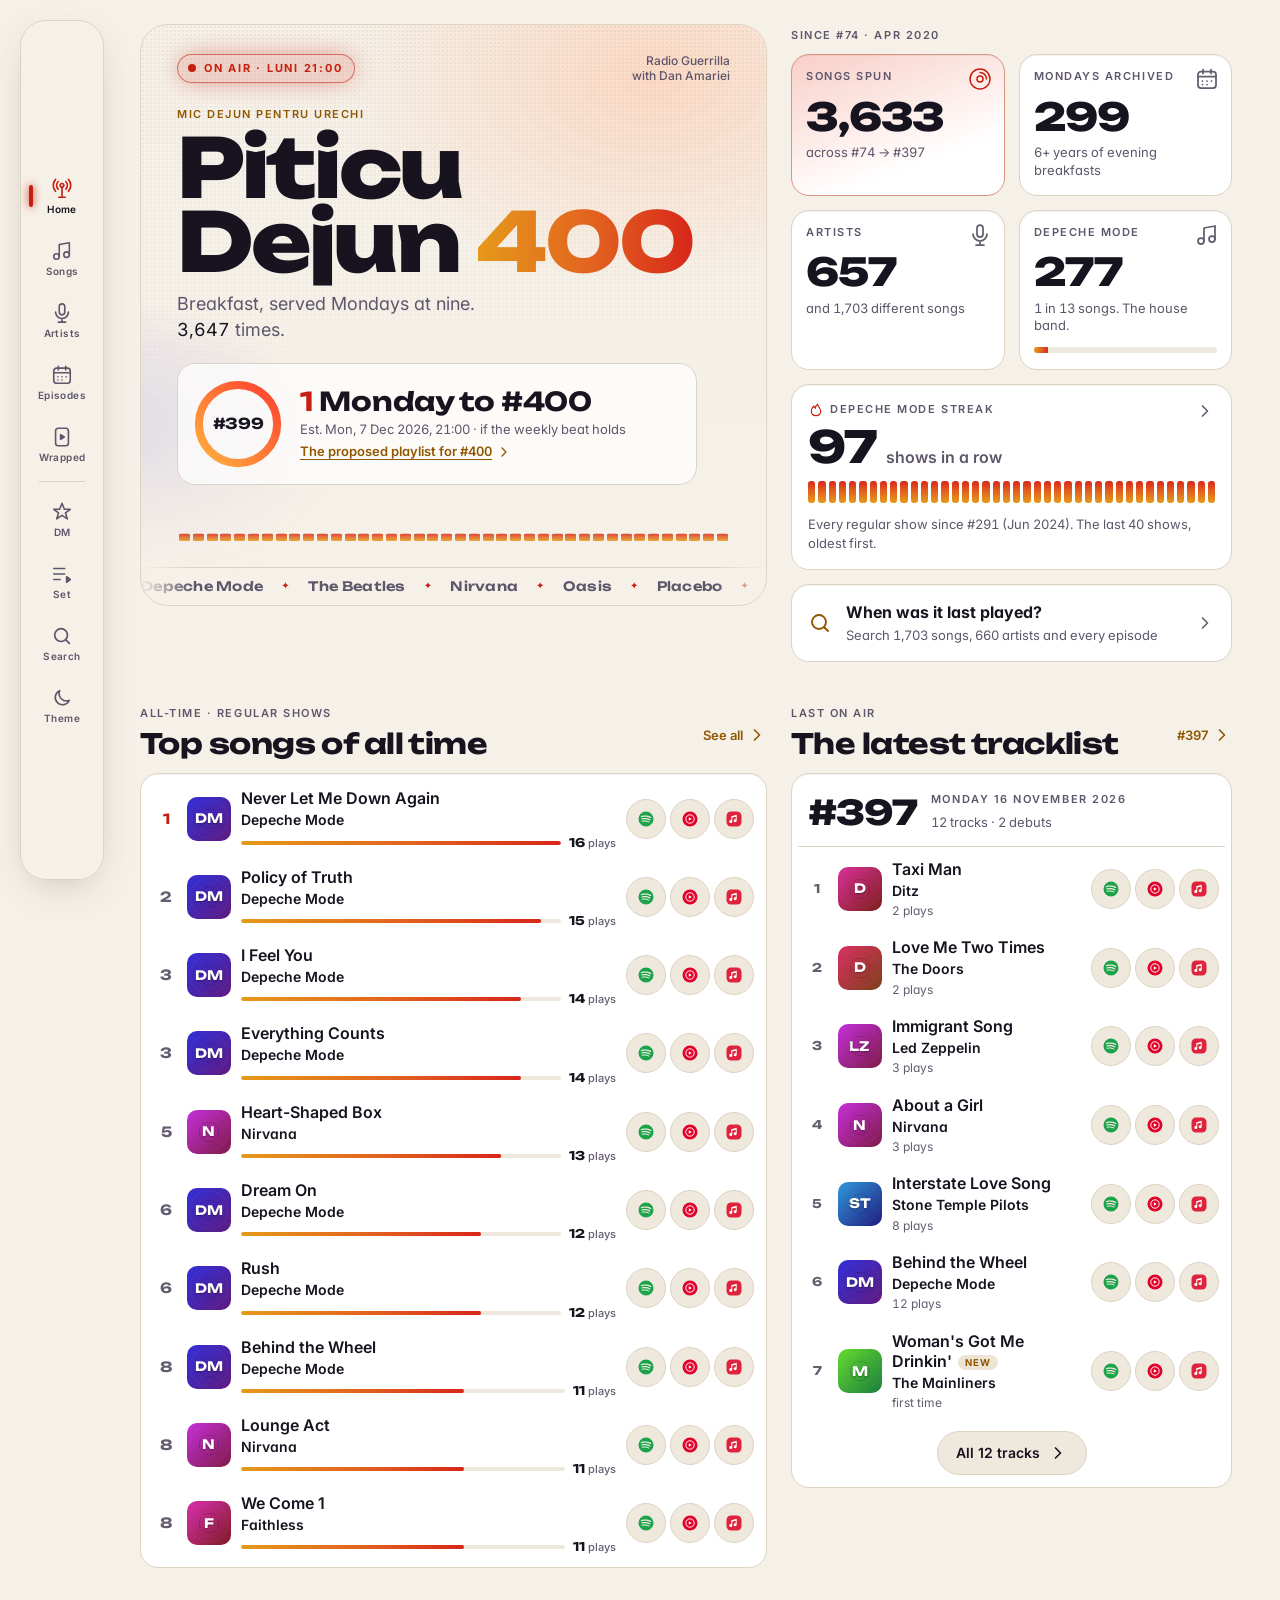
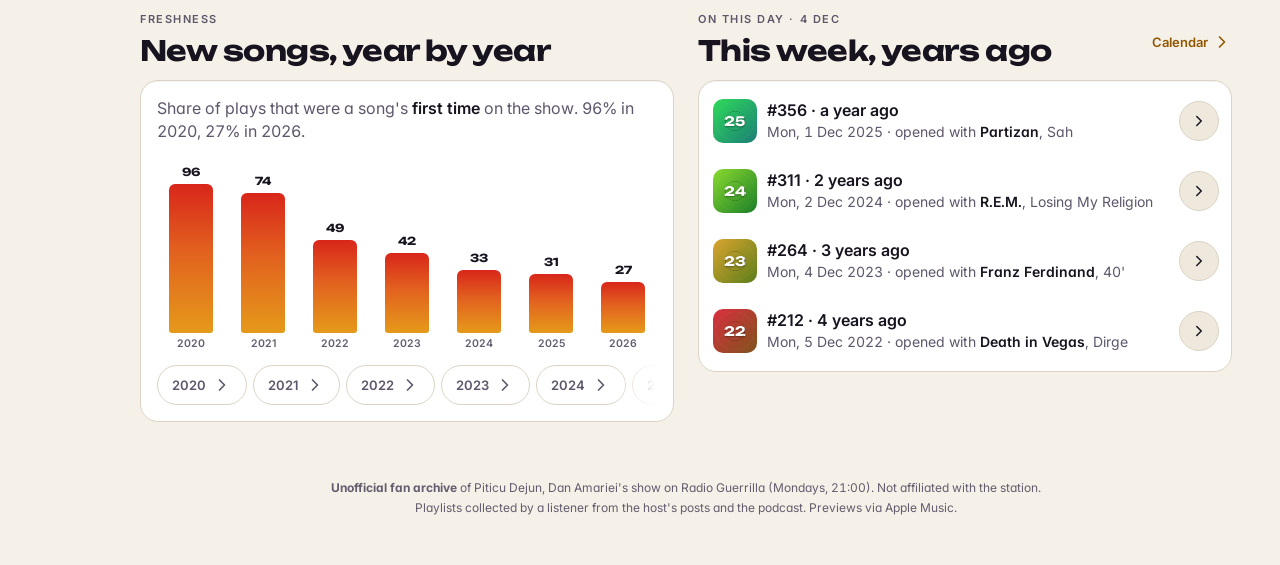
<file: index.html>
<!doctype html>
<html lang="en">
<head>
<meta charset="utf-8">
<meta name="viewport" content="width=device-width, initial-scale=1, viewport-fit=cover">
<title>Piticu Dejun 400</title>
<meta name="description" content="Unofficial fan archive of Piticu Dejun, Dan Amariei's Monday night show on Radio Guerrilla: every playlist since April 2020, top songs, artists, the Depeche Mode streak and the countdown to #400.">
<meta name="theme-color" content="#0C0A12" media="(prefers-color-scheme: dark)">
<meta name="theme-color" content="#F6F1E8" media="(prefers-color-scheme: light)">
<meta name="color-scheme" content="dark light">
<meta name="pd-data" content="data/shows.json?v=301-3647">
<meta name="pd-aliases" content="data/aliases.json?v=301-3647">
<meta property="og:title" content="Piticu Dejun 400">
<meta property="og:description" content="Breakfast, served Mondays at nine. Every playlist since 2020, in one fan archive.">
<meta property="og:image" content="icons/icon-512.png">
<link rel="manifest" href="manifest.webmanifest">
<link rel="icon" href="icons/icon.svg" type="image/svg+xml">
<link rel="icon" href="icons/icon-192.png" sizes="192x192" type="image/png">
<link rel="apple-touch-icon" href="icons/apple-touch-icon.png">
<meta name="mobile-web-app-capable" content="yes">
<meta name="apple-mobile-web-app-capable" content="yes">
<meta name="apple-mobile-web-app-status-bar-style" content="black-translucent">
<link rel="preconnect" href="https://fonts.googleapis.com">
<link rel="preconnect" href="https://fonts.gstatic.com" crossorigin>
<link href="https://fonts.googleapis.com/css2?family=Inter:wght@400;500;600;700&family=Unbounded:wght@500;700;800&display=swap" rel="stylesheet">
<link rel="preload" href="data/shows.json?v=301-3647" as="fetch" crossorigin>
<link rel="stylesheet" href="css/app.css">
<script>
  // Theme + presenter flags before first paint (no flash).
  (function () {
    var r = document.documentElement, t = null;
    try { t = localStorage.getItem('pd:theme'); } catch (e) {}
    if (t === 'light' || t === 'dark') r.dataset.theme = t;
    r.dataset.themeResolved = t || (matchMedia('(prefers-color-scheme: light)').matches ? 'light' : 'dark');
    if (/[?&]present\b/.test(location.search)) r.dataset.present = '';
  })();
</script>
<script type="module" src="js/app.js"></script>
</head>
<body>
<svg width="0" height="0" style="position:absolute" aria-hidden="true" focusable="false">
  <defs><linearGradient id="meterGrad" x1="0" y1="0" x2="1" y2="1"><stop offset="0" stop-color="#FFB23F"/><stop offset="1" stop-color="#FF3D2E"/></linearGradient></defs>
  <symbol id="i-sp" viewBox="0 0 24 24"><path fill="currentColor" d="M12 2a10 10 0 1 0 0 20 10 10 0 0 0 0-20Zm4.6 14.4a.62.62 0 0 1-.86.2c-2.35-1.43-5.3-1.76-8.79-.96a.62.62 0 1 1-.28-1.21c3.81-.87 7.08-.5 9.72 1.11.3.18.39.57.21.86Zm1.22-2.73a.78.78 0 0 1-1.07.26c-2.69-1.65-6.8-2.13-9.98-1.17a.78.78 0 1 1-.45-1.49c3.64-1.1 8.16-.57 11.24 1.33.37.22.48.7.26 1.07Zm.1-2.84C14.7 8.92 9.38 8.74 6.3 9.68a.94.94 0 1 1-.54-1.8c3.53-1.07 9.4-.86 13.1 1.34a.94.94 0 0 1-.95 1.61Z"/></symbol>
  <symbol id="i-yt" viewBox="0 0 24 24"><circle cx="12" cy="12" r="10" fill="currentColor"/><circle cx="12" cy="12" r="5.6" fill="none" stroke="#fff" stroke-width="1.3"/><path d="M10.4 9.6v4.8l4-2.4-4-2.4Z" fill="#fff"/></symbol>
  <symbol id="i-am" viewBox="0 0 24 24"><rect x="2" y="2" width="20" height="20" rx="6" fill="currentColor"/><path d="M15.6 6.4v7.9a2 2 0 1 1-1.3-1.9V8.9l-4.6 1v5.6a2 2 0 1 1-1.3-1.9V8.3l7.2-1.9Z" fill="#fff"/></symbol>
  <symbol id="i-home" viewBox="0 0 24 24" fill="none" stroke="currentColor" stroke-width="1.75" stroke-linecap="round" stroke-linejoin="round"><path d="M12 10v11M8.5 21h7"/><circle cx="12" cy="8" r="2"/><path d="M7.8 3.8a6 6 0 0 0 0 8.4M16.2 3.8a6 6 0 0 1 0 8.4M5 1.5a9.5 9.5 0 0 0 0 13M19 1.5a9.5 9.5 0 0 1 0 13"/></symbol>
  <symbol id="i-note" viewBox="0 0 24 24" fill="none" stroke="currentColor" stroke-width="1.75" stroke-linecap="round" stroke-linejoin="round"><path d="M9 18V5l11-2v13"/><circle cx="6" cy="18" r="3"/><circle cx="17" cy="16" r="3"/></symbol>
  <symbol id="i-mic" viewBox="0 0 24 24" fill="none" stroke="currentColor" stroke-width="1.75" stroke-linecap="round" stroke-linejoin="round"><rect x="9" y="2" width="6" height="12" rx="3"/><path d="M5 11a7 7 0 0 0 14 0M12 18v4M8 22h8"/></symbol>
  <symbol id="i-cal" viewBox="0 0 24 24" fill="none" stroke="currentColor" stroke-width="1.75" stroke-linecap="round" stroke-linejoin="round"><rect x="3" y="4.5" width="18" height="16.5" rx="3"/><path d="M3 9.5h18M8 2.5v4M16 2.5v4"/><path d="M7.5 14h.01M12 14h.01M16.5 14h.01M7.5 17.5h.01M12 17.5h.01"/></symbol>
  <symbol id="i-story" viewBox="0 0 24 24" fill="none" stroke="currentColor" stroke-width="1.75" stroke-linecap="round" stroke-linejoin="round"><rect x="5" y="2.5" width="14" height="19" rx="3"/><path d="M10.5 9.5v5l4-2.5-4-2.5Z" fill="currentColor"/></symbol>
  <symbol id="i-queue" viewBox="0 0 24 24" fill="none" stroke="currentColor" stroke-width="1.75" stroke-linecap="round" stroke-linejoin="round"><path d="M3 6h12M3 12h12M3 18h7"/><path d="M17 15v6l4-3-4-3Z" fill="currentColor"/></symbol>
  <symbol id="i-search" viewBox="0 0 24 24" fill="none" stroke="currentColor" stroke-width="1.9" stroke-linecap="round"><circle cx="11" cy="11" r="7"/><path d="m20 20-3.5-3.5"/></symbol>
  <symbol id="i-sun" viewBox="0 0 24 24" fill="none" stroke="currentColor" stroke-width="1.75" stroke-linecap="round"><circle cx="12" cy="12" r="4"/><path d="M12 2v2M12 20v2M4.9 4.9l1.4 1.4M17.7 17.7l1.4 1.4M2 12h2M20 12h2M4.9 19.1l1.4-1.4M17.7 6.3l1.4-1.4"/></symbol>
  <symbol id="i-moon" viewBox="0 0 24 24" fill="none" stroke="currentColor" stroke-width="1.75" stroke-linecap="round" stroke-linejoin="round"><path d="M20 14.5A8 8 0 0 1 9.5 4 8 8 0 1 0 20 14.5Z"/></symbol>
  <symbol id="i-vinyl" viewBox="0 0 24 24" fill="none" stroke="currentColor" stroke-width="1.5"><circle cx="12" cy="12" r="10"/><circle cx="12" cy="12" r="3"/><path d="M12 5.5a6.5 6.5 0 0 1 6.5 6.5" stroke-linecap="round"/></symbol>
  <symbol id="i-play" viewBox="0 0 24 24"><path d="M8 5.5v13l11-6.5-11-6.5Z" fill="currentColor"/></symbol>
  <symbol id="i-stop" viewBox="0 0 24 24"><rect x="7" y="7" width="10" height="10" rx="2" fill="currentColor"/></symbol>
  <symbol id="i-close" viewBox="0 0 24 24" fill="none" stroke="currentColor" stroke-width="2" stroke-linecap="round"><path d="M6 6l12 12M18 6 6 18"/></symbol>
  <symbol id="i-more" viewBox="0 0 24 24" fill="currentColor"><circle cx="5" cy="12" r="1.8"/><circle cx="12" cy="12" r="1.8"/><circle cx="19" cy="12" r="1.8"/></symbol>
  <symbol id="i-left" viewBox="0 0 24 24" fill="none" stroke="currentColor" stroke-width="2" stroke-linecap="round" stroke-linejoin="round"><path d="m15 18-6-6 6-6"/></symbol>
  <symbol id="i-right" viewBox="0 0 24 24" fill="none" stroke="currentColor" stroke-width="2" stroke-linecap="round" stroke-linejoin="round"><path d="m9 18 6-6-6-6"/></symbol>
  <symbol id="i-ext" viewBox="0 0 24 24" fill="none" stroke="currentColor" stroke-width="1.9" stroke-linecap="round" stroke-linejoin="round"><path d="M14 4h6v6M20 4l-9 9M18 14v5a1 1 0 0 1-1 1H5a1 1 0 0 1-1-1V7a1 1 0 0 1 1-1h5"/></symbol>
  <symbol id="i-flame" viewBox="0 0 24 24" fill="none" stroke="currentColor" stroke-width="1.75" stroke-linecap="round" stroke-linejoin="round"><path d="M12 22c4 0 7-2.7 7-6.6 0-4.4-3.6-6.4-4.6-10.4-2.4 1.6-3.4 4-3.4 6-1.2-.8-2-2.2-2.2-3.6C6.6 9.2 5 11.8 5 15.4 5 19.3 8 22 12 22Z"/></symbol>
  <symbol id="i-spark" viewBox="0 0 24 24" fill="none" stroke="currentColor" stroke-width="1.75" stroke-linecap="round" stroke-linejoin="round"><path d="M12 3v4M12 17v4M3 12h4M17 12h4M6.3 6.3l2.5 2.5M15.2 15.2l2.5 2.5M6.3 17.7l2.5-2.5M15.2 8.8l2.5-2.5"/></symbol>
  <symbol id="i-clock" viewBox="0 0 24 24" fill="none" stroke="currentColor" stroke-width="1.75" stroke-linecap="round"><circle cx="12" cy="12" r="9"/><path d="M12 7v5l3 2"/></symbol>
  <symbol id="i-info" viewBox="0 0 24 24" fill="none" stroke="currentColor" stroke-width="1.75" stroke-linecap="round"><circle cx="12" cy="12" r="9"/><path d="M12 11v5M12 8h.01"/></symbol>
  <symbol id="i-dm" viewBox="0 0 24 24" fill="none" stroke="currentColor" stroke-width="1.75" stroke-linecap="round" stroke-linejoin="round"><path d="M12 2.5 14.6 9H21l-5.2 4 2 6.5L12 15.6 6.2 19.5l2-6.5L3 9h6.4L12 2.5Z"/></symbol>
</svg>

<a class="skip" href="#main">Skip to content</a>

<nav class="tabs" aria-label="Sections" id="tabs">
  <a class="tab" href="#/" data-tab="home"><svg class="ic" aria-hidden="true"><use href="#i-home"/></svg>Home</a>
  <a class="tab" href="#/songs" data-tab="songs"><svg class="ic" aria-hidden="true"><use href="#i-note"/></svg>Songs</a>
  <a class="tab" href="#/artists" data-tab="artists"><svg class="ic" aria-hidden="true"><use href="#i-mic"/></svg>Artists</a>
  <a class="tab" href="#/episodes" data-tab="episodes"><svg class="ic" aria-hidden="true"><use href="#i-cal"/></svg>Episodes</a>
  <a class="tab" href="#/wrapped" data-tab="wrapped"><svg class="ic" aria-hidden="true"><use href="#i-story"/></svg>Wrapped</a>
  <div class="rail-sep" aria-hidden="true"></div>
  <a class="tab rail-only" href="#/dm" data-tab="dm"><svg class="ic" aria-hidden="true"><use href="#i-dm"/></svg>DM</a>
  <a class="tab rail-only" href="#/setlist" data-tab="setlist"><svg class="ic" aria-hidden="true"><use href="#i-queue"/></svg>Set</a>
  <a class="tab rail-only" href="#/search" data-tab="search"><svg class="ic" aria-hidden="true"><use href="#i-search"/></svg>Search</a>
  <button class="tab rail-only theme-btn" type="button" data-theme-toggle aria-label="Switch light or dark theme"><svg class="ic i-sun" aria-hidden="true"><use href="#i-sun"/></svg><svg class="ic i-moon" aria-hidden="true"><use href="#i-moon"/></svg>Theme</button>
</nav>

<div class="app">
  <header class="appbar" id="appbar">
    <a class="brand" href="#/" aria-label="Piticu Dejun 400, home">
      <span class="brand-mark" aria-hidden="true">400</span>
      <span class="brand-name">Piticu Dejun<small>Luni 21:00 · fan archive</small></span>
    </a>
    <a class="icon-btn" href="#/setlist" aria-label="Set builder"><svg class="ic" aria-hidden="true"><use href="#i-queue"/></svg></a>
    <a class="icon-btn" href="#/search" aria-label="Search songs, artists and episodes"><svg class="ic" aria-hidden="true"><use href="#i-search"/></svg></a>
    <button class="icon-btn theme-btn" type="button" data-theme-toggle aria-label="Switch light or dark theme"><svg class="ic i-sun" aria-hidden="true"><use href="#i-sun"/></svg><svg class="ic i-moon" aria-hidden="true"><use href="#i-moon"/></svg></button>
  </header>

  <main id="main" class="view" tabindex="-1">
    <div class="loading" role="status"><div class="eq" aria-hidden="true"><i></i><i></i><i></i><i></i><i></i><i></i><i></i><i></i></div>Tuning in…</div>
  </main>

  <footer class="footer">
    <p><b>Unofficial fan archive</b> of Piticu Dejun, Dan Amariei's show on Radio Guerrilla (Mondays, 21:00). Not affiliated with the station.</p>
    <p>Playlists collected by a listener from the host's posts and the podcast. Previews via Apple Music.</p>
  </footer>
</div>

<div class="mini" id="mini" role="region" aria-label="Preview player" aria-live="polite" hidden></div>
<dialog class="sheet" id="sheet" aria-labelledby="sheet-title"></dialog>
<audio id="pd-audio" preload="none"></audio>
<noscript><p style="padding:24px">This archive needs JavaScript to show the playlists.</p></noscript>
</body>
</html>
</file>
<file: css/app.css>
/* Piticu Dejun 400 — shared design system.
   Tokens → base → layout/chrome → components → views → responsive → motion.
   Other views (Wrapped, Set builder) build on these classes; add view-specific CSS at the end
   in a clearly marked block, scoped under the view's root class (e.g. .v-wrapped). */

/* ============================================================ tokens */
:root {
  --bg: #0C0A12; --bg-glow: #3A0F1C; --surface: #15121D; --surface-2: #1E1A29; --surface-3: #282236;
  --line: #2C2639; --text: #F5EEE4; --text-2: #A79FB5; --text-3: #8A8299;
  --onair: #FF3D2E; --amber: #FFB23F; --violet: #8B7CFF; --violet-soft: rgba(139, 124, 255, .16);
  --meter: linear-gradient(90deg, #FFB23F 0%, #FF7A35 55%, #FF3D2E 100%);
  --meter-v: linear-gradient(0deg, #FFB23F 0%, #FF7A35 55%, #FF3D2E 100%);
  --heat-0: #1E1A29; --heat-1: #5A2A1E; --heat-2: #9A4320; --heat-3: #E0701F; --heat-4: #FFB23F;
  --spotify: #1ED760; --youtube: #FF0033; --apple: #FA2D48;
  --glass: rgba(16, 13, 24, .74); --shadow: 0 12px 40px -12px rgba(0, 0, 0, .55);
  --ease-out: cubic-bezier(.16, 1, .3, 1); --ease-io: cubic-bezier(.65, 0, .35, 1);
  --gutter: 16px; --r-row: 12px; --r-card: 18px; --r-hero: 28px;
  --f-display: "Unbounded", system-ui, sans-serif; --f-ui: "Inter", system-ui, -apple-system, sans-serif;
  --tabbar-h: 64px; --rail-w: 84px;
  color-scheme: dark;
}
@media (prefers-color-scheme: light) {
  :root:not([data-theme="dark"]) {
    --bg: #F6F1E8; --bg-glow: #FBD9C4; --surface: #FFFFFF; --surface-2: #EFE8DC; --surface-3: #E5DCCD;
    --line: #DCD3C4; --text: #17131F; --text-2: #5E566B; --text-3: #645C6F;
    --onair: #C41F10; --amber: #915600; --violet: #5242D6; --violet-soft: rgba(91, 75, 224, .12);
    --meter: linear-gradient(90deg, #E59A1A 0%, #E2611F 55%, #D8261A 100%);
    --meter-v: linear-gradient(0deg, #E59A1A 0%, #E2611F 55%, #D8261A 100%);
    --heat-0: #EFE8DC; --heat-1: #F6D2B0; --heat-2: #EFA36A; --heat-3: #E2611F; --heat-4: #B8300F;
    --spotify: #1AA34A; --youtube: #E0002B; --apple: #E0233C;
    --glass: rgba(246, 241, 232, .82); --shadow: 0 12px 40px -16px rgba(60, 40, 20, .35);
    color-scheme: light;
  }
}
:root[data-theme="light"] {
  --bg: #F6F1E8; --bg-glow: #FBD9C4; --surface: #FFFFFF; --surface-2: #EFE8DC; --surface-3: #E5DCCD;
  --line: #DCD3C4; --text: #17131F; --text-2: #5E566B; --text-3: #645C6F;
  --onair: #C41F10; --amber: #915600; --violet: #5242D6; --violet-soft: rgba(91, 75, 224, .12);
  --meter: linear-gradient(90deg, #E59A1A 0%, #E2611F 55%, #D8261A 100%);
  --meter-v: linear-gradient(0deg, #E59A1A 0%, #E2611F 55%, #D8261A 100%);
  --heat-0: #EFE8DC; --heat-1: #F6D2B0; --heat-2: #EFA36A; --heat-3: #E2611F; --heat-4: #B8300F;
  --spotify: #1AA34A; --youtube: #E0002B; --apple: #E0233C;
  --glass: rgba(246, 241, 232, .82); --shadow: 0 12px 40px -16px rgba(60, 40, 20, .35);
  color-scheme: light;
}

/* ============================================================ base */
*, *::before, *::after { box-sizing: border-box; margin: 0; padding: 0; }
html { -webkit-text-size-adjust: 100%; scroll-padding-top: 72px; }
body {
  background: var(--bg); color: var(--text); min-height: 100vh; min-height: 100dvh; overflow-x: hidden;
  font: 400 15px/1.45 var(--f-ui); font-feature-settings: "tnum", "cv11"; -webkit-font-smoothing: antialiased;
  -webkit-tap-highlight-color: transparent;
}
a { color: inherit; text-decoration: none; }
button, input, select { font: inherit; color: inherit; }
button { background: none; border: 0; cursor: pointer; }
img, svg { display: block; }
ol, ul { list-style: none; }
:focus-visible { outline: 2px solid var(--amber); outline-offset: 2px; border-radius: 8px; }
h1:focus { outline: none; }
.sr-only { position: absolute !important; width: 1px; height: 1px; overflow: hidden; clip: rect(0 0 0 0); white-space: nowrap; }
.skip { position: fixed; left: 12px; top: -60px; z-index: 100; padding: 12px 16px; border-radius: 12px; background: var(--amber); color: #17131F; font-weight: 700; }
.skip:focus { top: 12px; }
.ic { width: 20px; height: 20px; flex: none; }
.micro { font: 600 11px/1.3 var(--f-ui); letter-spacing: .14em; text-transform: uppercase; color: var(--text-2); }
.muted { color: var(--text-2); }
.num { font-family: var(--f-display); letter-spacing: -.02em; }
.hl { color: var(--onair); }
.amber { color: var(--amber); }
.clamp { white-space: nowrap; overflow: hidden; text-overflow: ellipsis; }
.grad-text { background: var(--meter); -webkit-background-clip: text; background-clip: text; color: transparent; }

/* ============================================================ chrome: app bar, rail / tab bar, footer */
.app { max-width: 1440px; margin: 0 auto; padding: 0 var(--gutter) calc(var(--tabbar-h) + 40px + env(safe-area-inset-bottom)); }
.appbar {
  position: sticky; top: 0; z-index: 30; display: flex; align-items: center; gap: 8px;
  margin: 0 calc(var(--gutter) * -1); padding: calc(8px + env(safe-area-inset-top)) var(--gutter) 8px;
  background: var(--glass); border-bottom: 1px solid transparent;
  backdrop-filter: blur(18px) saturate(1.4); -webkit-backdrop-filter: blur(18px) saturate(1.4);
  transition: border-color .32s var(--ease-out);
}
.appbar.scrolled { border-bottom-color: var(--line); }
.brand { display: flex; align-items: center; gap: 10px; min-height: 44px; margin-right: auto; min-width: 0; }
.brand-mark {
  width: 34px; height: 34px; border-radius: 11px; display: grid; place-items: center; flex: none;
  background: radial-gradient(circle at 30% 25%, #FF7A35, #FF3D2E 55%, #8A1A2A); color: #fff;
  font: 800 12px/1 var(--f-display); letter-spacing: -.03em; box-shadow: 0 0 18px -4px rgba(255, 61, 46, .7);
}
.brand-name { font: 700 14px/1.1 var(--f-display); letter-spacing: -.01em; }
.brand-name small { display: block; font: 500 11px/1.2 var(--f-ui); color: var(--text-2); letter-spacing: 0; }
.icon-btn {
  width: 44px; height: 44px; border-radius: 50%; display: grid; place-items: center; flex: none;
  border: 1px solid var(--line); background: var(--surface); transition: transform .16s var(--ease-out), background .16s;
}
.icon-btn:hover { background: var(--surface-2); }
.icon-btn:active { transform: scale(.94); }
.theme-btn .i-moon, :root[data-theme-resolved="light"] .theme-btn .i-sun { display: none; }
:root[data-theme-resolved="light"] .theme-btn .i-moon { display: block; }

.tabs {
  position: fixed; left: 12px; right: 12px; bottom: calc(10px + env(safe-area-inset-bottom)); z-index: 40;
  display: grid; grid-template-columns: repeat(5, 1fr); height: var(--tabbar-h); border-radius: 22px;
  background: var(--glass); border: 1px solid var(--line); box-shadow: var(--shadow);
  backdrop-filter: blur(18px) saturate(1.4); -webkit-backdrop-filter: blur(18px) saturate(1.4);
}
.tab {
  display: flex; flex-direction: column; align-items: center; justify-content: center; gap: 4px; min-width: 0;
  color: var(--text-2); font: 600 10px/1 var(--f-ui); letter-spacing: .04em; position: relative; border-radius: 18px;
  transition: color .32s var(--ease-out);
}
.tab .ic { width: 22px; height: 22px; transition: transform .32s var(--ease-out); }
.tab:active .ic { transform: scale(.9); }
.tab[aria-current="page"] { color: var(--text); }
.tab[aria-current="page"] .ic { color: var(--onair); }
.tab[aria-current="page"]::before {
  content: ""; position: absolute; top: 6px; width: 4px; height: 4px; border-radius: 50%;
  background: var(--onair); box-shadow: 0 0 8px var(--onair);
}
.tab.rail-only { display: none; }

.footer { color: var(--text-3); font-size: 12px; line-height: 1.6; text-align: center; margin-top: 56px; padding: 0 8px; }
.footer a { text-decoration: underline; text-underline-offset: 2px; }

/* ============================================================ page structure */
.view { min-height: 60vh; }
.page-h { padding: 24px 0 8px; display: grid; gap: 10px; }
.page-h h1 { font: 800 clamp(30px, 8.4vw, 56px)/1 var(--f-display); letter-spacing: -.035em; overflow-wrap: anywhere; }
.page-h .sub { color: var(--text-2); font-size: 15px; max-width: 60ch; }
.page-h .kicker { color: var(--amber); }
.crumbs { display: flex; gap: 6px; align-items: center; flex-wrap: wrap; }
.back { display: inline-flex; align-items: center; gap: 4px; min-height: 44px; padding-right: 8px; color: var(--text-2); font-weight: 600; font-size: 13px; }
.back .ic { width: 18px; height: 18px; }
.sec { margin-top: 36px; min-width: 0; }
.sec-h { display: flex; align-items: flex-end; justify-content: space-between; gap: 12px; margin-bottom: 14px; }
.sec-h > div { min-width: 0; }
.sec-h h2 { font: 700 clamp(20px, 5.4vw, 28px)/1.12 var(--f-display); letter-spacing: -.02em; }
.sec-h .micro { margin-bottom: 8px; }
.link { font: 600 13px/1 var(--f-ui); color: var(--amber); white-space: nowrap; padding: 14px 0; display: inline-flex; align-items: center; gap: 4px; }
.grid { display: grid; gap: 16px; grid-template-columns: minmax(0, 1fr); }
.cols-2 { display: grid; gap: 16px; grid-template-columns: minmax(0, 1fr); }
.prose { color: var(--text-2); max-width: 64ch; }
.prose b { color: var(--text); font-weight: 600; }

/* ============================================================ cards & stats */
.card { background: var(--surface); border: 1px solid var(--line); border-radius: var(--r-card); padding: 6px;
  box-shadow: inset 0 1px 0 color-mix(in oklab, var(--text) 5%, transparent); min-width: 0; }
.card.pad { padding: 16px; }
.stats { display: grid; grid-template-columns: repeat(2, minmax(0, 1fr)); gap: 12px; }
.stat {
  position: relative; overflow: hidden; border-radius: var(--r-card); padding: 14px 14px 16px; background: var(--surface);
  border: 1px solid var(--line); display: flex; flex-direction: column; min-width: 0;
  box-shadow: inset 0 1px 0 color-mix(in oklab, var(--text) 6%, transparent);
}
.stat .micro { padding-right: 30px; }
.stat .n { font: 800 clamp(28px, 8.4vw, 48px)/1 var(--f-display); letter-spacing: -.03em; margin-top: 14px; white-space: nowrap; }
.stat .n small { font-size: .45em; letter-spacing: 0; margin-left: 2px; color: var(--text-2); }
.stat .cap { color: var(--text-2); font-size: 13px; margin-top: 8px; line-height: 1.35; }
.stat .cap a { text-decoration: underline; text-decoration-thickness: 1px; text-underline-offset: 2px; } /* not by colour alone */
.stat .glyph { position: absolute; right: 12px; top: 12px; width: 24px; height: 24px; color: var(--text-3); }
.stat.hot { background: linear-gradient(160deg, color-mix(in oklab, var(--onair) 24%, var(--surface)) 0%, var(--surface) 72%);
  border-color: color-mix(in oklab, var(--onair) 40%, var(--line)); }
.stat.hot .glyph { color: var(--onair); }
.stat.violet { background: linear-gradient(160deg, color-mix(in oklab, var(--violet) 22%, var(--surface)) 0%, var(--surface) 72%);
  border-color: color-mix(in oklab, var(--violet) 40%, var(--line)); }
.stat.violet .glyph { color: var(--violet); }
a.stat { transition: transform .32s var(--ease-out), border-color .32s; }
a.stat:hover { transform: translateY(-2px); border-color: color-mix(in oklab, var(--amber) 50%, var(--line)); }
.share { height: 6px; border-radius: 99px; background: var(--surface-2); margin-top: 12px; overflow: hidden; }
.share i { display: block; height: 100%; width: 100%; background: var(--meter); border-radius: inherit; transform-origin: left; transform: scaleX(0);
  transition: transform 1.6s var(--ease-out) .3s; }
.in .share i, .share.in i { transform: scaleX(var(--w, 1)); }

/* ============================================================ ranked rows / track rows */
.rank { display: grid; gap: 2px; }
.row {
  position: relative; display: grid; grid-template-columns: 22px 44px minmax(0, 1fr) auto; align-items: center; gap: 10px;
  padding: 8px 6px 8px 8px; border-radius: var(--r-row); min-height: 64px; transition: background .16s;
}
.row:hover { background: color-mix(in oklab, var(--surface-2) 70%, transparent); }
.row.no-rank { grid-template-columns: 44px minmax(0, 1fr) auto; }
.row .rk { font: 700 14px/1 var(--f-display); color: var(--text-3); text-align: center; }
.row .rk.top { color: var(--onair); }
.row .rk.slot { font-size: 12px; }
.tt { min-width: 0; }
.tt .s { font: 600 15px/1.25 var(--f-ui); display: -webkit-box; -webkit-line-clamp: 2; -webkit-box-orient: vertical; overflow: hidden; overflow-wrap: anywhere; }
.tt .s a:hover, .tt .a a:hover { text-decoration: underline; text-underline-offset: 2px; }
.tt .a { font-size: 13px; color: var(--text-2); white-space: nowrap; overflow: hidden; text-overflow: ellipsis; margin-top: 2px; }
.tt .a b { font-weight: 600; color: var(--text); }
.tt .m { font-size: 12px; color: var(--text-3); white-space: nowrap; overflow: hidden; text-overflow: ellipsis; margin-top: 1px; }
.tt .m b { color: var(--text-2); font-weight: 600; }
.tt .m a { text-decoration: underline; text-underline-offset: 2px; text-decoration-color: var(--line); }
.badge {
  display: inline-flex; align-items: center; gap: 4px; vertical-align: 1px; margin-left: 6px; padding: 3px 7px; border-radius: 99px;
  font: 700 9.5px/1 var(--f-ui); letter-spacing: .1em; text-transform: uppercase; white-space: nowrap;
  background: color-mix(in oklab, var(--amber) 16%, transparent); color: var(--amber);
}
.badge.violet { background: var(--violet-soft); color: var(--violet); }
.badge.red { background: color-mix(in oklab, var(--onair) 15%, transparent); color: var(--onair); }
.badge.plain { background: var(--surface-2); color: var(--text-2); }
.meter { display: flex; align-items: center; gap: 8px; margin-top: 6px; }
.meter .plays { font: 700 12px/1 var(--f-display); white-space: nowrap; }
.meter .plays small { font: 500 11px/1 var(--f-ui); margin-left: 3px; color: var(--text-3); }
.bar { position: relative; flex: 1; height: 4px; border-radius: 99px; background: var(--surface-2); overflow: hidden; min-width: 24px; }
.bar i { display: block; height: 100%; border-radius: inherit; background: var(--meter); transform-origin: left; transform: scaleX(0);
  transition: transform 1.4s var(--ease-out) var(--dl, 0s); }
.in .bar i, .bar.in i { transform: scaleX(var(--w, 1)); }
.acts { display: flex; align-items: center; gap: 4px; }
.count-pill { font: 700 14px/1 var(--f-display); min-width: 2.2ch; text-align: right; padding-right: 4px; }
.count-pill small { display: block; font: 500 10px/1 var(--f-ui); color: var(--text-3); letter-spacing: .08em; text-transform: uppercase; margin-top: 4px; }

/* cover tile = the inline preview button */
.cover {
  width: 44px; height: 44px; border-radius: 10px; display: grid; place-items: center; flex: none; position: relative; overflow: hidden;
  font: 700 13px/1 var(--f-display); color: #fff; letter-spacing: .02em; text-shadow: 0 1px 2px rgba(0, 0, 0, .35);
  background: linear-gradient(135deg, hsl(var(--h) 70% 52%), hsl(calc(var(--h) + 40) 65% 30%));
}
.cover::after { content: ""; position: absolute; inset: 0;
  background: radial-gradient(circle at 50% 50%, transparent 30%, rgba(0, 0, 0, .22) 31%, transparent 33%, transparent 60%, rgba(255, 255, 255, .08) 61%, transparent 63%); }
.cover.lg { width: 96px; height: 96px; border-radius: 22px; font-size: 26px; }
.cover img { position: absolute; inset: 0; width: 100%; height: 100%; object-fit: cover; }
button.pv { cursor: pointer; transition: transform .16s var(--ease-out); }
button.pv:active { transform: scale(.94); }
.pv .pv-glyph {
  position: absolute; inset: 0; z-index: 2; display: grid; place-items: center; background: rgba(12, 10, 18, .45);
  opacity: 0; transition: opacity .16s;
}
.pv .pv-glyph .ic { width: 18px; height: 18px; color: #fff; }
.pv:hover .pv-glyph, .pv:focus-visible .pv-glyph, .pv[data-state] .pv-glyph { opacity: 1; }
.pv .pv-ring { position: absolute; inset: 3px; z-index: 3; width: calc(100% - 6px); height: calc(100% - 6px); transform: rotate(-90deg); pointer-events: none; opacity: 0; }
.pv[data-state="playing"] .pv-ring, .pv[data-state="loading"] .pv-ring { opacity: 1; }
.pv .pv-ring circle { fill: none; stroke: #fff; stroke-width: 3; stroke-linecap: round; }
.pv[data-state="loading"] .pv-ring { animation: spin 1s linear infinite; }
.pv .i-stop, .pv[data-state="playing"] .i-play, .pv[data-state="loading"] .i-play { display: none; }
.pv[data-state="playing"] .i-stop { display: block; }
.pv[data-state="none"] .pv-glyph { opacity: 1; background: rgba(12, 10, 18, .62); }
.pv[data-state="none"] .pv-glyph::after { content: "no preview"; font: 700 8px/1.1 var(--f-ui); letter-spacing: .06em; text-transform: uppercase; color: #fff; text-align: center; padding: 2px; }
.pv[data-state="none"] .pv-glyph .ic { display: none; }
@keyframes spin { to { transform: rotate(270deg); } }

/* listen buttons */
.lb {
  width: 40px; height: 40px; border-radius: 50%; display: grid; place-items: center; flex: none; position: relative;
  background: var(--surface-2); border: 1px solid var(--line); transition: transform .16s var(--ease-out), background .16s;
}
.lb::before { content: ""; position: absolute; inset: -3px; } /* 46px hit area */
.lb:hover { transform: scale(1.06); background: var(--surface-3); }
.lb:active { transform: scale(.94); }
.lb .ic { width: 18px; height: 18px; }
.lb.sp .ic { color: var(--spotify); } .lb.yt .ic { color: var(--youtube); } .lb.am .ic { color: var(--apple); }
.lb.more .ic { color: var(--text-2); }
.lb.wide-only { display: none; }

/* big listen buttons (song page, sheet) */
.listen-grid { display: grid; gap: 10px; grid-template-columns: minmax(0, 1fr); }
.listen {
  display: flex; align-items: center; gap: 12px; min-height: 56px; padding: 10px 16px; border-radius: 16px;
  background: var(--surface-2); border: 1px solid var(--line); font-weight: 600; transition: transform .16s var(--ease-out), background .16s;
}
.listen:hover { background: var(--surface-3); }
.listen:active { transform: scale(.98); }
.listen .ic { width: 24px; height: 24px; }
.listen small { display: block; font-weight: 500; font-size: 12px; color: var(--text-2); }
.listen .go { margin-left: auto; color: var(--text-3); }
.listen.sp .ic:first-child { color: var(--spotify); } .listen.yt .ic:first-child { color: var(--youtube); } .listen.am .ic:first-child { color: var(--apple); }
.credit { font-size: 12px; color: var(--text-3); }
.credit a { text-decoration: underline; text-underline-offset: 2px; }

/* ============================================================ controls: chips, toggles, segmented, search */
.controls { display: flex; flex-wrap: wrap; gap: 8px; align-items: center; margin: 4px 0 16px; }
.chips { display: flex; gap: 6px; overflow-x: auto; scrollbar-width: none; padding: 2px; margin: -2px; max-width: 100%;
  mask-image: linear-gradient(90deg, #000 92%, transparent); -webkit-mask-image: linear-gradient(90deg, #000 92%, transparent); }
.chips::-webkit-scrollbar { display: none; }
.chip {
  flex: none; min-height: 40px; padding: 0 14px; border-radius: 999px; display: inline-flex; align-items: center; gap: 6px;
  background: var(--surface); border: 1px solid var(--line); color: var(--text-2); font: 600 13px/1 var(--f-ui);
  transition: background .32s var(--ease-out), color .32s, border-color .32s; position: relative;
}
.chip::before { content: ""; position: absolute; inset: -2px 0; }
.chip:hover { color: var(--text); }
.chip[aria-pressed="true"], .chip[aria-current="page"], .chip.on { background: var(--text); color: var(--bg); border-color: var(--text); }
.toggle { display: inline-flex; align-items: center; gap: 10px; min-height: 44px; padding: 0 4px; cursor: pointer; font: 600 13px/1.2 var(--f-ui); color: var(--text-2); user-select: none; }
.toggle input { position: absolute; opacity: 0; width: 1px; height: 1px; }
.toggle .sw { width: 38px; height: 22px; border-radius: 99px; background: var(--surface-3); position: relative; flex: none; transition: background .32s var(--ease-out); }
.toggle .sw::after { content: ""; position: absolute; left: 3px; top: 3px; width: 16px; height: 16px; border-radius: 50%; background: var(--text-2);
  transition: transform .32s var(--ease-out), background .32s; }
.toggle input:checked + .sw { background: var(--onair); }
.toggle input:checked + .sw::after { transform: translateX(16px); background: #fff; }
.toggle input:focus-visible + .sw { outline: 2px solid var(--amber); outline-offset: 2px; }
.seg { display: inline-grid; grid-auto-flow: column; grid-auto-columns: 1fr; gap: 2px; padding: 3px; border-radius: 14px; background: var(--surface-2); border: 1px solid var(--line); max-width: 100%; overflow-x: auto; scrollbar-width: none; }
.seg button, .seg a { min-height: 38px; padding: 0 12px; border-radius: 11px; font: 600 13px/1 var(--f-ui); color: var(--text-2); white-space: nowrap; display: grid; place-items: center; transition: background .32s var(--ease-out), color .32s; }
.seg [aria-pressed="true"], .seg [aria-current="page"] { background: var(--surface); color: var(--text); box-shadow: 0 1px 2px rgba(0, 0, 0, .2); }
.searchbox { position: relative; display: flex; align-items: center; }
.searchbox .ic { position: absolute; left: 16px; color: var(--text-3); pointer-events: none; }
.searchbox input {
  width: 100%; min-height: 56px; padding: 0 16px 0 48px; border-radius: 18px; border: 1px solid var(--line); background: var(--surface);
  font: 500 17px/1 var(--f-ui); outline: none; transition: border-color .16s, box-shadow .16s;
}
.searchbox input:focus { border-color: var(--amber); box-shadow: 0 0 0 4px color-mix(in oklab, var(--amber) 18%, transparent); }
.searchbox input::placeholder { color: var(--text-3); }
.btn {
  display: inline-flex; align-items: center; justify-content: center; gap: 8px; min-height: 44px; padding: 0 18px; border-radius: 999px;
  font: 600 14px/1 var(--f-ui); background: var(--surface-2); border: 1px solid var(--line); transition: transform .16s var(--ease-out), background .16s;
}
.btn:hover { background: var(--surface-3); }
.btn:active { transform: scale(.97); }
/* the dark-theme red is too light for white 14px text (3.5:1); deepen it a touch on buttons only */
.btn.primary { --btn-red: color-mix(in oklab, var(--onair) 84%, #000); background: var(--btn-red); border-color: var(--btn-red); color: #fff; }
.more-wrap { display: flex; justify-content: center; padding: 12px 0 6px; }

/* ============================================================ home hero */
.hero {
  position: relative; overflow: hidden; isolation: isolate; display: flex; flex-direction: column;
  margin: 0 calc(var(--gutter) * -1); padding: 16px var(--gutter) 0; min-height: min(620px, 74vh);
}
.hero::before {
  content: ""; position: absolute; inset: -30% -30% 0; z-index: -2;
  mask-image: linear-gradient(180deg, #000 60%, transparent 100%); -webkit-mask-image: linear-gradient(180deg, #000 60%, transparent 100%);
  background: radial-gradient(45% 40% at 70% 30%, var(--bg-glow), transparent 70%),
    radial-gradient(35% 30% at 15% 80%, color-mix(in oklab, var(--violet) 22%, transparent), transparent 70%);
  animation: drift 22s var(--ease-io) infinite alternate;
}
.hero::after {
  content: ""; position: absolute; inset: 0; z-index: -1; opacity: .5;
  background-image: radial-gradient(color-mix(in oklab, var(--text) 10%, transparent) 1px, transparent 1px);
  background-size: 4px 4px; mask-image: linear-gradient(180deg, #000 0%, transparent 80%); -webkit-mask-image: linear-gradient(180deg, #000 0%, transparent 80%);
}
@keyframes drift { to { transform: translate3d(-6%, 4%, 0) scale(1.08); } }
.hero-top { display: flex; align-items: center; justify-content: space-between; gap: 12px; }
.onair {
  display: inline-flex; align-items: center; gap: 8px; padding: 8px 12px 8px 10px; border-radius: 999px; white-space: nowrap;
  border: 1px solid color-mix(in oklab, var(--onair) 55%, transparent); background: color-mix(in oklab, var(--onair) 14%, transparent);
  color: var(--onair); font: 700 11px/1 var(--f-ui); letter-spacing: .16em; text-transform: uppercase;
  box-shadow: 0 0 24px -4px color-mix(in oklab, var(--onair) 55%, transparent);
}
.dot { width: 8px; height: 8px; border-radius: 50%; background: var(--onair); animation: breathe 2.4s ease-in-out infinite; flex: none; }
@keyframes breathe { 0%, 100% { opacity: 1; box-shadow: 0 0 10px 1px var(--onair); } 50% { opacity: .4; box-shadow: 0 0 2px 0 var(--onair); } }
.hero-meta { font: 500 12px/1.25 var(--f-ui); color: var(--text-2); text-align: right; }
.hero-body { margin-top: auto; padding-top: 24px; display: grid; gap: 20px; }
.wordmark { font: 800 clamp(44px, 13.2vw, 112px)/.9 var(--f-display); letter-spacing: -.035em; margin-top: 10px; }
.wordmark span { display: block; }
.wordmark .grad-text { display: inline; }
.tagline { color: var(--text-2); font-size: 16px; max-width: 32ch; margin-top: 12px; }
.tagline em { font-style: normal; color: var(--text); }
.countdown {
  display: flex; align-items: center; gap: 16px; padding: 14px; border-radius: var(--r-card); min-width: 0;
  background: color-mix(in oklab, var(--surface) 70%, transparent); border: 1px solid var(--line);
  backdrop-filter: blur(12px); -webkit-backdrop-filter: blur(12px);
}
.ring { width: 76px; height: 76px; flex: none; position: relative; }
.ring svg { width: 100%; height: 100%; transform: rotate(-90deg); }
.ring .track { stroke: var(--surface-2); }
.ring .prog { stroke: url(#meterGrad); stroke-linecap: round; transition: stroke-dashoffset 1.8s var(--ease-out); }
.ring b { position: absolute; inset: 0; display: grid; place-items: center; font: 700 15px/1 var(--f-display); letter-spacing: -.02em; }
.countdown .big { font: 700 21px/1.12 var(--f-display); letter-spacing: -.01em; }
.countdown p { color: var(--text-2); font-size: 13px; margin-top: 4px; }
.eq { display: flex; align-items: flex-end; gap: 3px; height: 36px; margin: 0 2px; }
.eq i { flex: 1; height: 100%; border-radius: 2px; background: var(--meter-v); transform-origin: bottom; opacity: .85; transform: scaleY(.2);
  animation: eq var(--d, 1.6s) var(--ease-io) var(--dl, 0s) infinite alternate; }
@keyframes eq { 0% { transform: scaleY(var(--lo, .15)); } 100% { transform: scaleY(var(--hi, 1)); } }
.ticker { margin: 18px calc(var(--gutter) * -1) 0; overflow: hidden; border-block: 1px solid var(--line);
  mask-image: linear-gradient(90deg, transparent, #000 8%, #000 92%, transparent); -webkit-mask-image: linear-gradient(90deg, transparent, #000 8%, #000 92%, transparent); }
.ticker-in { display: flex; width: max-content; animation: tick 70s linear infinite; }
.ticker a { white-space: nowrap; padding: 12px 0; font: 600 13px/1 var(--f-display); letter-spacing: .02em; color: var(--text-2); }
.ticker a::after { content: "✦"; color: var(--onair); margin: 0 18px; font-size: 10px; vertical-align: 2px; }
.ticker:hover .ticker-in { animation-play-state: paused; }
@keyframes tick { to { transform: translateX(-50%); } }

/* ============================================================ episode cards / lists */
.ep-grid { display: grid; gap: 12px; grid-template-columns: repeat(auto-fill, minmax(min(100%, 260px), 1fr)); }
.ep-card {
  display: grid; gap: 10px; padding: 16px; border-radius: var(--r-card); background: var(--surface); border: 1px solid var(--line);
  min-width: 0; transition: transform .32s var(--ease-out), border-color .32s;
}
.ep-card:hover { transform: translateY(-2px); border-color: color-mix(in oklab, var(--amber) 45%, var(--line)); }
.ep-card.special { border-color: color-mix(in oklab, var(--violet) 45%, var(--line));
  background: linear-gradient(160deg, var(--violet-soft), var(--surface) 60%); }
.ep-card.empty { border-style: dashed; background: transparent; }
.ep-card-h { display: flex; align-items: baseline; justify-content: space-between; gap: 8px; }
.ep-card .ep-n { font: 800 30px/1 var(--f-display); letter-spacing: -.03em; }
.ep-card .ep-d { font-size: 12px; color: var(--text-2); text-align: right; }
.ep-card ol { display: grid; gap: 3px; font-size: 13px; color: var(--text-2); }
.ep-card ol li { white-space: nowrap; overflow: hidden; text-overflow: ellipsis; }
.ep-card ol b { color: var(--text); font-weight: 600; }
.ep-head { display: flex; align-items: center; gap: 14px; padding: 12px 10px 14px; border-bottom: 1px solid var(--line); margin-bottom: 4px; }
.ep-head .ep-n { font: 800 34px/1 var(--f-display); letter-spacing: -.03em; }
.ep-head .micro { display: block; margin-bottom: 6px; }
.ep-head p { color: var(--text-2); font-size: 13px; }
.pager { display: flex; justify-content: space-between; gap: 12px; margin-top: 20px; }
.pager .btn { min-width: 0; }
.note { display: flex; gap: 10px; padding: 14px 16px; border-radius: 14px; background: var(--surface-2); color: var(--text-2); font-size: 14px; }
.note .ic { color: var(--amber); margin-top: 1px; }
.year-h { display: flex; align-items: baseline; gap: 12px; margin: 28px 0 12px; }
.year-h h2 { font: 800 28px/1 var(--f-display); letter-spacing: -.03em; }

/* ============================================================ charts */
.chart { width: 100%; }
.vbars { display: grid; grid-auto-flow: column; grid-auto-columns: minmax(0, 1fr); align-items: end; gap: 4px; height: 160px; padding-top: 18px; }
.vbars .vb { display: flex; flex-direction: column; align-items: center; justify-content: flex-end; height: 100%; gap: 6px; min-width: 0; }
.vbars .vb i { display: block; width: 100%; max-width: 44px; border-radius: 6px 6px 3px 3px; background: var(--meter-v); height: calc(var(--h, 0) * 100%);
  min-height: 2px; transform-origin: bottom; transform: scaleY(0); transition: transform 1.2s var(--ease-out) var(--dl, 0s); position: relative; }
.vbars .vb i.violet { background: var(--violet); }
.vbars .vb i.dim { background: var(--surface-3); }
.in .vbars .vb i, .vbars.in .vb i { transform: scaleY(1); }
.vbars .vb .v { font: 700 11px/1 var(--f-display); color: var(--text); }
.vbars .vb .l { font: 600 10.5px/1 var(--f-ui); color: var(--text-3); white-space: nowrap; }
.spark { display: flex; align-items: flex-end; gap: 3px; height: 48px; }
.spark i { flex: 1; min-width: 3px; border-radius: 3px; background: var(--meter-v); height: calc(var(--h, 0) * 100%); min-height: 2px; transform-origin: bottom; transform: scaleY(0); transition: transform 1s var(--ease-out) var(--dl, 0s); }
.spark i.zero { background: var(--surface-3); }
.in .spark i, .spark.in i { transform: scaleY(1); }
.spark-l { display: flex; justify-content: space-between; font-size: 11px; color: var(--text-3); margin-top: 6px; }
.timeline { position: relative; height: 56px; margin: 8px 6px 0; }
.timeline::before { content: ""; position: absolute; left: 0; right: 0; top: 50%; height: 2px; background: var(--surface-3); border-radius: 2px; }
.timeline a { position: absolute; top: 50%; width: 14px; height: 14px; margin: -7px 0 0 -7px; border-radius: 50%; background: var(--amber);
  box-shadow: 0 0 0 3px var(--surface); transition: transform .16s var(--ease-out); }
.timeline a::before { content: ""; position: absolute; inset: -12px; }
.timeline a:hover { transform: scale(1.4); }
.timeline a.special { background: var(--violet); }
.timeline-l { display: flex; justify-content: space-between; font-size: 11px; color: var(--text-3); margin: 0 6px; }

/* heatmap: one cell per Monday since 2020-04-13 */
.heat { display: grid; gap: 14px; }
.heat-y { display: grid; grid-template-columns: 40px minmax(0, 1fr); gap: 8px; align-items: start; }
.heat-y .yl { font: 700 12px/1 var(--f-display); color: var(--text-2); padding-top: 2px; }
.heat-y .yl a:hover { color: var(--text); }
.cells { display: grid; grid-template-columns: repeat(27, minmax(0, 1fr)); gap: 3px; }
.cell { aspect-ratio: 1; border-radius: 3px; background: var(--heat-0); position: relative; transition: transform .16s var(--ease-out); }
.cell[data-l="1"] { background: var(--heat-1); } .cell[data-l="2"] { background: var(--heat-2); }
.cell[data-l="3"] { background: var(--heat-3); } .cell[data-l="4"] { background: var(--heat-4); }
.cell.missing { background: transparent; box-shadow: inset 0 0 0 1px var(--line); }
.cell.special { background: var(--violet); box-shadow: 0 0 0 1px var(--violet); }
.cell.pad { visibility: hidden; }
a.cell:hover { transform: scale(1.35); z-index: 2; }
.heat-legend { display: flex; flex-wrap: wrap; gap: 14px; align-items: center; margin-top: 14px; font-size: 12px; color: var(--text-2); }
.heat-legend span { display: inline-flex; align-items: center; gap: 6px; }
.heat-legend .cell { width: 12px; display: inline-block; }
.tip { position: fixed; z-index: 60; pointer-events: none; padding: 8px 10px; border-radius: 10px; background: var(--text); color: var(--bg); font-size: 12px; font-weight: 600;
  white-space: nowrap; transform: translate(-50%, calc(-100% - 10px)); opacity: 0; transition: opacity .16s; }
.tip.on { opacity: 1; }

/* key/value facts */
.facts { display: grid; grid-template-columns: repeat(2, minmax(0, 1fr)); gap: 1px; background: var(--line); border-radius: var(--r-card); overflow: hidden; border: 1px solid var(--line); }
.facts > div { background: var(--surface); padding: 14px; min-width: 0; }
.facts dt { font: 600 11px/1.3 var(--f-ui); letter-spacing: .12em; text-transform: uppercase; color: var(--text-2); }
.facts dd { font: 700 18px/1.25 var(--f-display); letter-spacing: -.01em; margin-top: 6px; overflow-wrap: anywhere; }
.facts dd small { display: block; font: 500 12px/1.3 var(--f-ui); color: var(--text-2); letter-spacing: 0; margin-top: 4px; }
.facts dd a:hover { color: var(--amber); }

/* big number hero for entity pages */
.mega { font: 800 clamp(64px, 22vw, 168px)/.85 var(--f-display); letter-spacing: -.05em; }
.entity { display: flex; gap: 16px; align-items: center; min-width: 0; }
.entity > div { min-width: 0; }

/* coming soon placeholder (Wrapped / Set builder) */
.soon { margin-top: 24px; padding: 40px 24px; border-radius: var(--r-hero); text-align: center; display: grid; gap: 14px; justify-items: center;
  border: 1px dashed color-mix(in oklab, var(--amber) 45%, var(--line));
  background: radial-gradient(60% 80% at 50% 0%, color-mix(in oklab, var(--onair) 14%, transparent), transparent 70%), var(--surface); }
.soon .ic { width: 40px; height: 40px; color: var(--onair); }
.soon h2 { font: 800 clamp(24px, 6vw, 36px)/1.1 var(--f-display); letter-spacing: -.02em; }
.soon p { color: var(--text-2); max-width: 44ch; }

.empty-state { padding: 32px 16px; text-align: center; color: var(--text-2); }
.loading { display: grid; place-items: center; min-height: 60vh; gap: 16px; color: var(--text-2); }
.loading .eq { width: 120px; }

/* ============================================================ mini player & listen sheet */
.mini {
  position: fixed; left: 12px; right: 12px; z-index: 45; bottom: calc(var(--tabbar-h) + 18px + env(safe-area-inset-bottom));
  display: grid; grid-template-columns: 44px minmax(0, 1fr) auto auto; gap: 10px; align-items: center; padding: 8px 8px 8px 8px;
  border-radius: 18px; background: var(--glass); border: 1px solid var(--line); box-shadow: var(--shadow);
  backdrop-filter: blur(18px) saturate(1.4); -webkit-backdrop-filter: blur(18px) saturate(1.4);
  transform: translateY(16px); opacity: 0; pointer-events: none; transition: transform .32s var(--ease-out), opacity .32s var(--ease-out);
}
.mini.on { transform: none; opacity: 1; pointer-events: auto; }
.mini .art { width: 44px; height: 44px; border-radius: 10px; overflow: hidden; background: var(--surface-2); }
.mini .art img { width: 100%; height: 100%; object-fit: cover; }
.mini .tt .s { -webkit-line-clamp: 1; font-size: 14px; }
.mini .credit { font-size: 11px; }
.mini .prog { position: absolute; left: 14px; right: 14px; bottom: 2px; height: 2px; border-radius: 2px; background: var(--surface-3); overflow: hidden; }
.mini .prog i { display: block; height: 100%; background: var(--meter); transform-origin: left; transform: scaleX(var(--p, 0)); }
.am-link { display: inline-flex; align-items: center; gap: 6px; min-height: 40px; padding: 0 12px; border-radius: 999px; font: 600 12px/1 var(--f-ui);
  background: var(--surface-2); border: 1px solid var(--line); white-space: nowrap; }
.am-link .ic { width: 16px; height: 16px; color: var(--apple); }

dialog.sheet {
  margin: auto auto 0; width: 100%; max-width: 520px; max-height: 85vh; padding: 0; border: 1px solid var(--line); border-bottom: 0;
  border-radius: 24px 24px 0 0; background: var(--surface); color: var(--text); box-shadow: var(--shadow);
}
dialog.sheet[open] { animation: sheet-in .32s var(--ease-out); }
dialog.sheet::backdrop { background: rgba(6, 4, 10, .55); backdrop-filter: blur(4px); -webkit-backdrop-filter: blur(4px); }
@keyframes sheet-in { from { transform: translateY(40px); opacity: 0; } }
.sheet-in { padding: 10px 16px calc(20px + env(safe-area-inset-bottom)); display: grid; gap: 14px; }
.sheet-grip { width: 40px; height: 4px; border-radius: 4px; background: var(--surface-3); margin: 0 auto; }
.sheet-h { display: grid; grid-template-columns: 44px minmax(0, 1fr) 44px; gap: 12px; align-items: center; }

/* ============================================================ responsive */
@media (min-width: 600px) {
  :root { --gutter: 24px; }
  .lb.wide-only { display: grid; }
  .lb.more { display: none; }
  .cols-2 { grid-template-columns: repeat(2, minmax(0, 1fr)); }
  .listen-grid { grid-template-columns: repeat(3, minmax(0, 1fr)); }
  .facts { grid-template-columns: repeat(4, minmax(0, 1fr)); }
  .cells { grid-template-columns: repeat(53, minmax(0, 1fr)); gap: 3px; }
  .heat-y { grid-template-columns: 48px minmax(0, 1fr); }
  .mini { left: auto; right: 24px; width: min(440px, calc(100vw - 48px)); }
  dialog.sheet { margin: auto; border-radius: 24px; border-bottom: 1px solid var(--line); }
}
@media (min-width: 1024px) {
  :root { --gutter: 48px; }
  .app { padding: 0 48px 48px calc(var(--rail-w) + 56px); }
  .appbar { display: none; }
  .tabs {
    left: 20px; top: 20px; bottom: 20px; right: auto; width: var(--rail-w); height: auto; border-radius: 26px;
    grid-template-columns: 1fr; grid-auto-rows: auto; align-content: center; padding: 8px; overflow-y: auto; scrollbar-width: none;
  }
  .tab { min-height: 62px; }
  .tab.rail-only { display: flex; }
  .tab[aria-current="page"]::before { top: auto; left: 0; width: 4px; height: 22px; border-radius: 4px; }
  .rail-sep { height: 1px; background: var(--line); margin: 6px 10px; }
  .page-h { padding-top: 40px; }
  .stats { gap: 14px; }
  .mini { bottom: 24px; }
  .grid { grid-template-columns: repeat(12, minmax(0, 1fr)); gap: 24px; align-items: start; }
  .span-7 { grid-column: span 7; } .span-5 { grid-column: span 5; } .span-6 { grid-column: span 6; }
  .span-4 { grid-column: span 4; } .span-8 { grid-column: span 8; } .span-12 { grid-column: 1 / -1; }
  .sec { margin-top: 44px; }
  .grid > .sec { margin-top: 20px; }
  .vbars { height: 200px; }

  /* home: hero 7 cols, compact stat cards in the remaining 5 */
  .home-hero { grid-column: 1 / 8; margin: 24px 0 0; border-radius: var(--r-hero); border: 1px solid var(--line); padding: 28px 36px 0; min-height: 560px; }
  .home-hero .ticker { margin: 26px -36px 0; border-bottom: 0; }
  .home-side { grid-column: 8 / 13; margin-top: 24px; display: flex; flex-direction: column; gap: 14px; }
  .home-side .stat .n { font-size: clamp(34px, 3vw, 48px); }
  .wordmark { font-size: clamp(64px, 6.4vw, 112px); }
  .tagline { font-size: 18px; }
  .countdown { max-width: 520px; }
  .countdown .big { font-size: 26px; }
  .ring { width: 92px; height: 92px; }
}
@media (max-width: 1023px) {
  .hero { min-height: 0; padding-top: 20px; }
  .hero-body { padding-top: 40px; }
  .rail-sep, .tab.rail-only { display: none; }
  .home-side { display: contents; }
  .home-side .stats { margin-top: 8px; }
}
@media (min-width: 1280px) {
  body { font-size: 16px; }
  .tt .s { font-size: 16px; }
  .tt .a { font-size: 14px; }
  .row { min-height: 68px; }
}
@media (max-width: 360px) {
  .row { grid-template-columns: 20px 40px minmax(0, 1fr) auto; gap: 8px; }
  .cover { width: 40px; height: 40px; }
  .lb { width: 38px; height: 38px; }
}

/* presenter mode: ?present or P — hides chrome, enlarges type for a studio screen */
:root[data-present] .tabs, :root[data-present] .appbar, :root[data-present] .footer { display: none; }
:root[data-present] .app { padding-left: 56px; padding-right: 56px; zoom: 1.2; }

/* ============================================================ motion */
.rv { opacity: 0; transform: translateY(16px); transition: opacity .6s var(--ease-out) var(--dl, 0s), transform .6s var(--ease-out) var(--dl, 0s); }
.rv.in { opacity: 1; transform: none; }
::view-transition-old(root), ::view-transition-new(root) { animation-duration: .32s; animation-timing-function: var(--ease-out); }
::view-transition-old(main) { animation: vt-out .2s var(--ease-io) both; }
::view-transition-new(main) { animation: vt-in .42s var(--ease-out) both; }
@keyframes vt-out { to { opacity: 0; transform: translateY(-8px); } }
@keyframes vt-in { from { opacity: 0; transform: translateY(14px); } }
.view.vt { view-transition-name: main; } /* set by the router during a page transition only */

@media (prefers-reduced-motion: reduce) {
  .hero::before, .eq i, .ticker-in, .dot, .pv[data-state="loading"] .pv-ring { animation: none; }
  .eq i { transform: scaleY(var(--hi, .6)); }
  .rv { transform: none; transition: opacity .2s linear; }
  .bar i, .share i, .vbars .vb i, .spark i { transition: opacity .2s linear; transform: none !important; }
  .ring .prog { transition: none; }
  ::view-transition-old(main), ::view-transition-new(main) { animation: none; }
  dialog.sheet[open] { animation: none; }
  * { scroll-behavior: auto !important; }
}

/* ============================================================ view: home */
.dm-streak { display: grid; gap: 12px; padding: 16px; transition: border-color .32s var(--ease-out), transform .32s var(--ease-out); }
.dm-streak:hover { border-color: color-mix(in oklab, var(--onair) 45%, var(--line)); transform: translateY(-2px); }
.dm-streak-top { display: flex; justify-content: space-between; align-items: flex-start; gap: 12px; }
.dm-streak-top > .ic { color: var(--text-3); }
.dm-streak .micro { display: flex; align-items: center; gap: 6px; }
.dm-streak .micro .ic { width: 16px; height: 16px; }
.dm-streak-n { display: flex; align-items: baseline; gap: 10px; margin-top: 8px; }
.dm-streak-n .num { font: 800 44px/1 var(--f-display); letter-spacing: -.04em; }
.dm-streak-n span:last-child { color: var(--text-2); font-weight: 600; }
.strip { display: grid; grid-auto-flow: column; grid-auto-columns: minmax(0, 1fr); gap: 3px; height: 22px; }
.strip i { border-radius: 3px; background: var(--surface-3); }
.strip i.on { background: var(--meter-v); }
.strip.big { height: 44px; gap: 1.5px; margin-top: 18px; }
.strip.big i { border-radius: 2px; }
.kings { display: flex; flex-wrap: wrap; gap: 8px; margin-top: 10px; }
.kings .chip b { color: var(--text); }

/* ============================================================ view: dm */
.dm-hero { padding: 20px; background: radial-gradient(80% 120% at 0% 0%, color-mix(in oklab, var(--onair) 18%, transparent), transparent 60%), var(--surface); }
.dm-hero .micro { display: flex; align-items: center; gap: 6px; }
.dm-hero .micro .ic { width: 16px; height: 16px; }
.dm-hero-row { display: flex; flex-wrap: wrap; align-items: flex-end; gap: 8px 20px; margin-top: 10px; }
.dm-hero-row p { color: var(--text-2); max-width: 46ch; padding-bottom: 10px; }
.dm-hero-row p b { color: var(--text); }

/* ============================================================ entity pages */
.ep-chips { display: flex; flex-wrap: wrap; gap: 6px; }
.ep-chips .chip { min-height: 36px; padding: 0 11px; font-size: 12.5px; gap: 6px; }
.ep-chips .chip::before { inset: -4px 0; }
.ep-chips .chip.special { border-color: color-mix(in oklab, var(--violet) 55%, var(--line)); color: var(--violet); }
.ep-chips .chip .muted { font-weight: 500; font-size: 11px; }
.entity .page-h { padding-top: 0; }
.entity .page-h h1 { font-size: clamp(28px, 7.4vw, 56px); }
.artists-layout { margin-top: 4px; align-items: start; }
.artists-layout aside { min-width: 0; }
@media (max-width: 599px) {
  .entity { align-items: flex-start; }
  .entity .cover.lg { width: 72px; height: 72px; border-radius: 18px; font-size: 20px; margin-top: 52px; }
}
@media (min-width: 1024px) {
  .artists-layout { grid-template-columns: minmax(0, 7fr) minmax(0, 5fr); gap: 24px; }
  .year-stats { grid-template-columns: repeat(4, minmax(0, 1fr)); }
  .dm-hero { padding: 28px 32px; }
}
.card + .sec-h, .rank + .sec-h, .card + .sec-h { margin-top: 32px; }
.ask { display: flex; align-items: center; gap: 14px; min-height: 64px; transition: border-color .32s var(--ease-out), transform .32s var(--ease-out); }
.ask:hover { border-color: color-mix(in oklab, var(--amber) 50%, var(--line)); transform: translateY(-2px); }
.ask > .ic:first-child { color: var(--amber); width: 24px; height: 24px; }
.ask > .ic:last-child { margin-left: auto; color: var(--text-3); }
.ask span { min-width: 0; }
.ask small { display: block; color: var(--text-2); font-size: 13px; margin-top: 2px; }
@media (max-width: 599px) {
  .seg { display: flex; width: 100%; }
  .seg button, .seg a { flex: 1 1 auto; padding: 0 8px; font-size: 12px; }
  .ep-grid { grid-template-columns: repeat(2, minmax(0, 1fr)); gap: 8px; }
  .ep-card { padding: 12px; gap: 6px; }
  .ep-card .ep-n { font-size: 22px; }
  .ep-card-h { flex-direction: column; gap: 4px; }
  .ep-card .ep-d { text-align: left; }
  .ep-card ol li:nth-child(n+2) { display: none; }
  .ep-card .badge { white-space: normal; text-align: left; line-height: 1.2; }
}
.cell.double { box-shadow: 0 0 0 2px var(--violet); }
@media (min-width: 1024px) { .row .meter { max-width: 560px; } }

/* ============================================================ #/400 proposal */
.prop-acts { display: flex; flex-wrap: wrap; gap: 10px; margin-top: 8px; }
.v-prop .tt .m { white-space: normal; overflow: visible; line-height: 1.45; margin-top: 4px; }
.prop-swaps { display: grid; gap: 10px; padding-left: 18px; list-style: disc; color: var(--text-2); max-width: 70ch; }
.prop-swaps b { color: var(--text); font-weight: 600; }
.prop-msg { white-space: pre-wrap; overflow-wrap: anywhere; font: 400 15px/1.55 var(--f-ui); max-width: 70ch; margin-bottom: 16px; }
.prop-link { display: inline-flex; align-items: center; gap: 4px; color: var(--amber); font-weight: 600; text-decoration: underline; text-underline-offset: 3px; }
.prop-link .ic { width: 16px; height: 16px; }
</file>
